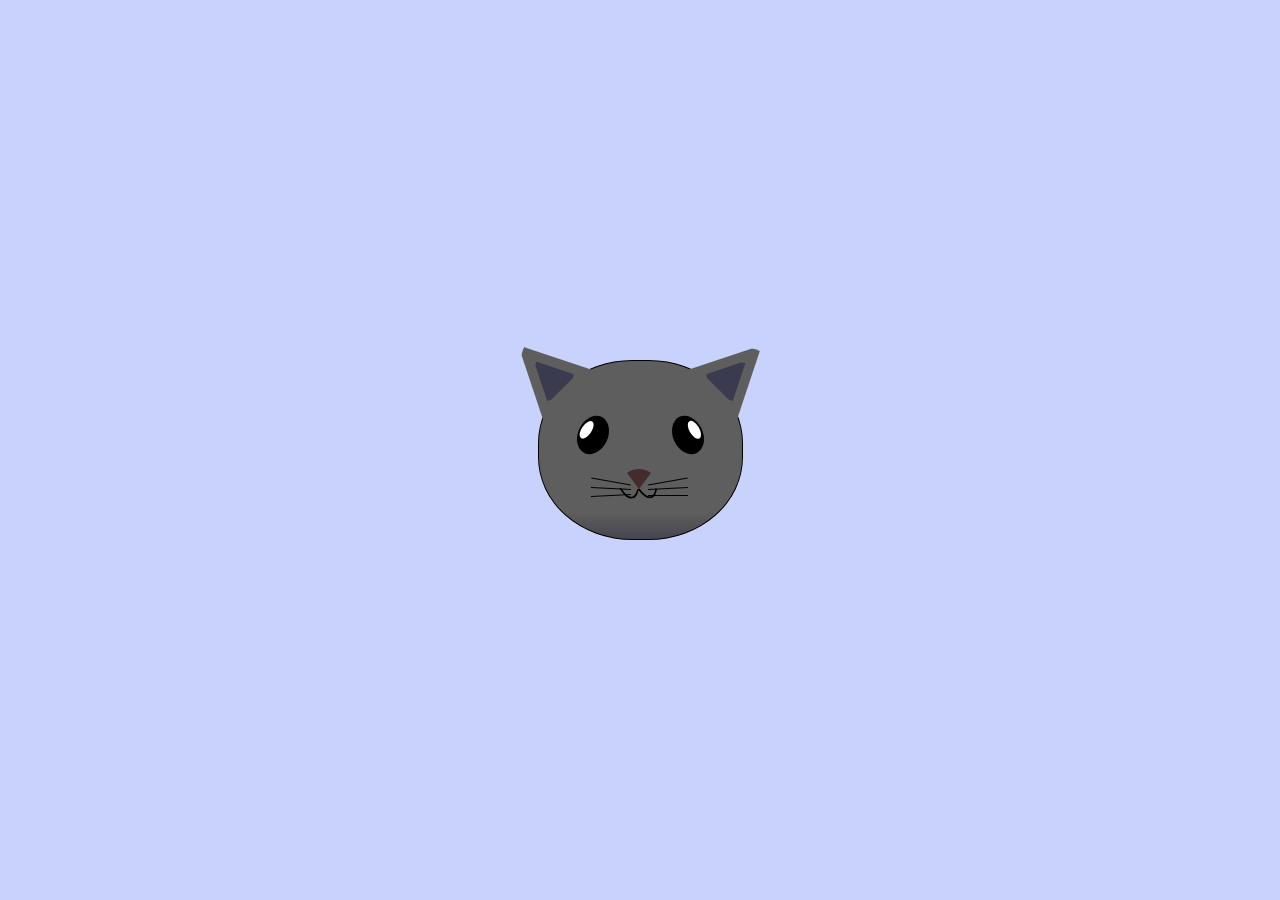
<file: Cat Face/index.html>
<!DOCTYPE html>
<html lang="en">
<head>
    <meta charset="UTF-8">
    <title>Cat Cute Face</title>
    <link rel="stylesheet" href="./styles.css">
</head>
<body>
    <main>
      <div class="cat-head">
        <div class="cat-ears">
          <div class="cat-left-ear">
            <div class="cat-left-inner-ear"></div>
          </div>
          <div class="cat-right-ear">
            <div class="cat-right-inner-ear"></div>
          </div>
        </div>

        <div class="cat-eyes">
          <div class="cat-left-eye">
            <div class="cat-left-inner-eye"></div>
          </div>
          <div class="cat-right-eye">
            <div class="cat-right-inner-eye"></div>
          </div>
        </div>
        
        <div class="cat-nose"></div>

        <div class="cat-mouth">
          <div class="cat-mouth-line-left"></div>
          <div class="cat-mouth-line-right"></div>
        </div>

        <div class="cat-whiskers">
          <div class="cat-whiskers-left">
            <div class="cat-whisker-left-top"></div>
            <div class="cat-whisker-left-middle"></div>
            <div class="cat-whisker-left-bottom"></div>
          </div>
          <div class="cat-whiskers-right">
            <div class="cat-whisker-right-top"></div>
            <div class="cat-whisker-right-middle"></div>
            <div class="cat-whisker-right-bottom"></div>
          </div>
        </div>

      </div>
    </main>
</body>
</html>
</file>
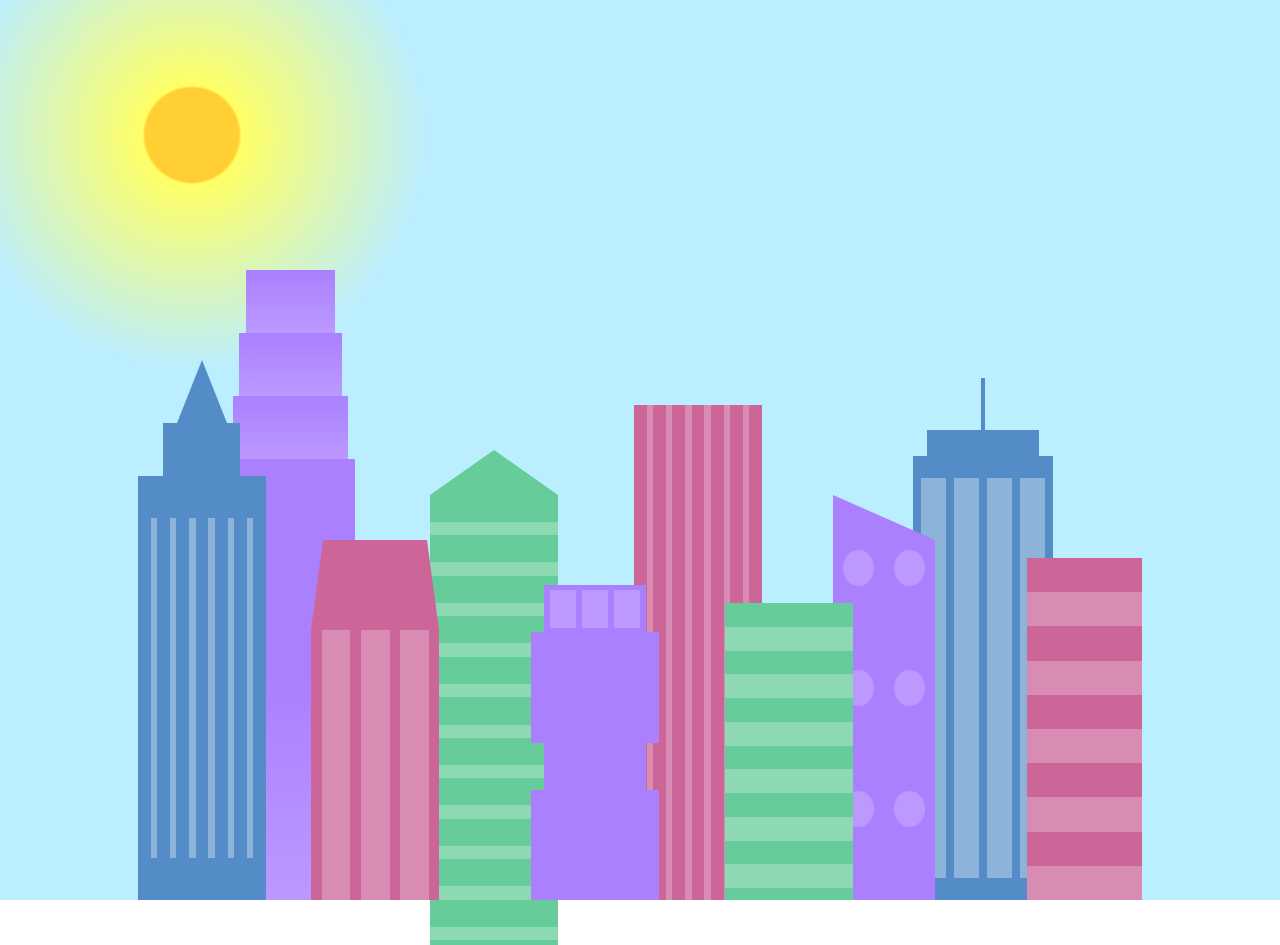
<file: City Skyline/index.html>
<!DOCTYPE html>
<html lang="en">

<head>
    <meta charset="UTF-8">
    <title>City Skyline</title>
    <link href="styles.css" rel="stylesheet" />
</head>

<body>
    <div class="background-buildings sky">
        <div></div>
        <div></div>
        <div class="bb1 building-wrap">
            <div class="bb1a bb1-window"></div>
            <div class="bb1b bb1-window"></div>
            <div class="bb1c bb1-window"></div>
            <div class="bb1d"></div>
        </div>
        <div class="bb2">
            <div class="bb2a"></div>
            <div class="bb2b"></div>
        </div>
        <div class="bb3"></div>
        <div></div>
        <div class="bb4 building-wrap">
            <div class="bb4a"></div>
            <div class="bb4b"></div>
            <div class="bb4c window-wrap">
                <div class="bb4-window"></div>
                <div class="bb4-window"></div>
                <div class="bb4-window"></div>
                <div class="bb4-window"></div>
            </div>
        </div>
        <div></div>
        <div></div>
    </div>

    <div class="foreground-buildings">
        <div></div>
        <div></div>
        <div class="fb1 building-wrap">
            <div class="fb1a"></div>
            <div class="fb1b"></div>
            <div class="fb1c"></div>
        </div>
        <div class="fb2">
            <div class="fb2a"></div>
            <div class="fb2b window-wrap">
                <div class="fb2-window"></div>
                <div class="fb2-window"></div>
                <div class="fb2-window"></div>
            </div>
        </div>
        <div></div>
        <div class="fb3 building-wrap">
            <div class="fb3a window-wrap">
                <div class="fb3-window"></div>
                <div class="fb3-window"></div>
                <div class="fb3-window"></div>
            </div>
            <div class="fb3b"></div>
            <div class="fb3a"></div>
            <div class="fb3b"></div>
        </div>
        <div class="fb4">
            <div class="fb4a"></div>
            <div class="fb4b">
                <div class="fb4-window"></div>
                <div class="fb4-window"></div>
                <div class="fb4-window"></div>
                <div class="fb4-window"></div>
                <div class="fb4-window"></div>
                <div class="fb4-window"></div>
            </div>
        </div>
        <div class="fb5"></div>
        <div class="fb6"></div>
        <div></div>
        <div></div>
    </div>
</body>

</html>
</file>
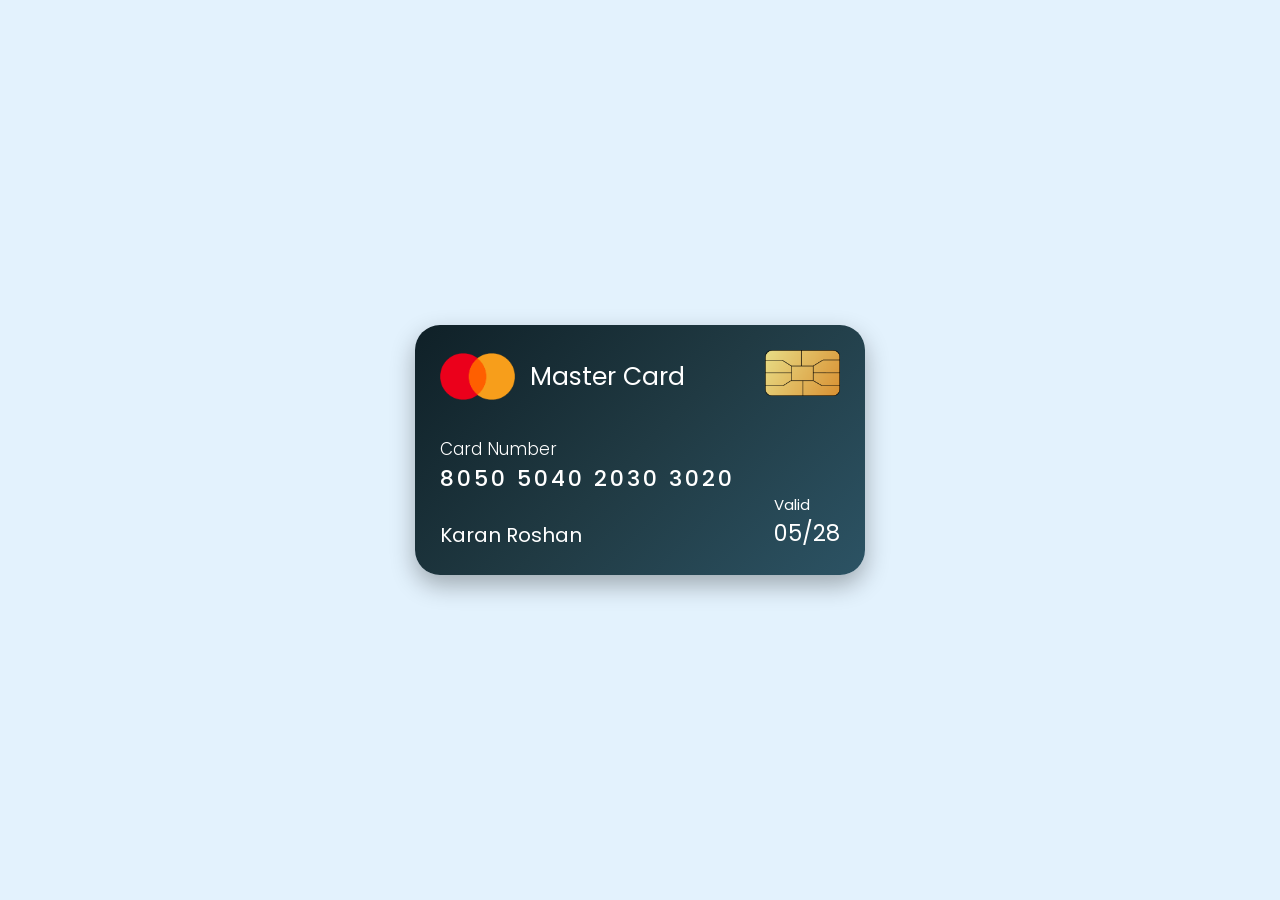
<file: Credit Card/index.html>
<!DOCTYPE html>
<html lang="en">

<head>
  <meta charset="UTF-8" />
  <meta http-equiv="X-UA-Compatible" content="IE=edge" />
  <meta name="viewport" content="width=device-width, initial-scale=1.0" />
  <title>Credit Card - Ui Design</title>
  <link rel="stylesheet" href="style.css" />
</head>

<body>
  <section class="creditCard">
    <!-- Card Header -->
    <header>
      <div class="logo">
        <img src="Images/Master Card Logo.png" alt="Master Card Logo">
        <h1>Master Card</h1>
      </div>
      <div class="chip">
        <img src="Images/Chip.png" alt="Chip">
      </div>
    </header>

    <!-- Card Details -->
    <div class="card-details">
      <div class="name-number">
        <div class="cardNumber">
          <h2>Card Number</h2>
          <h3>8050 5040 2030 3020</h3>
        </div>

        <div class="cardName">
          <p>Karan Roshan</p>
        </div>
      </div>

      <div class="valid">
        <h5>Valid</h5>
        <h4>05/28</h4>
      </div>
    </div>
  </section>
</body>

</html>
</file>
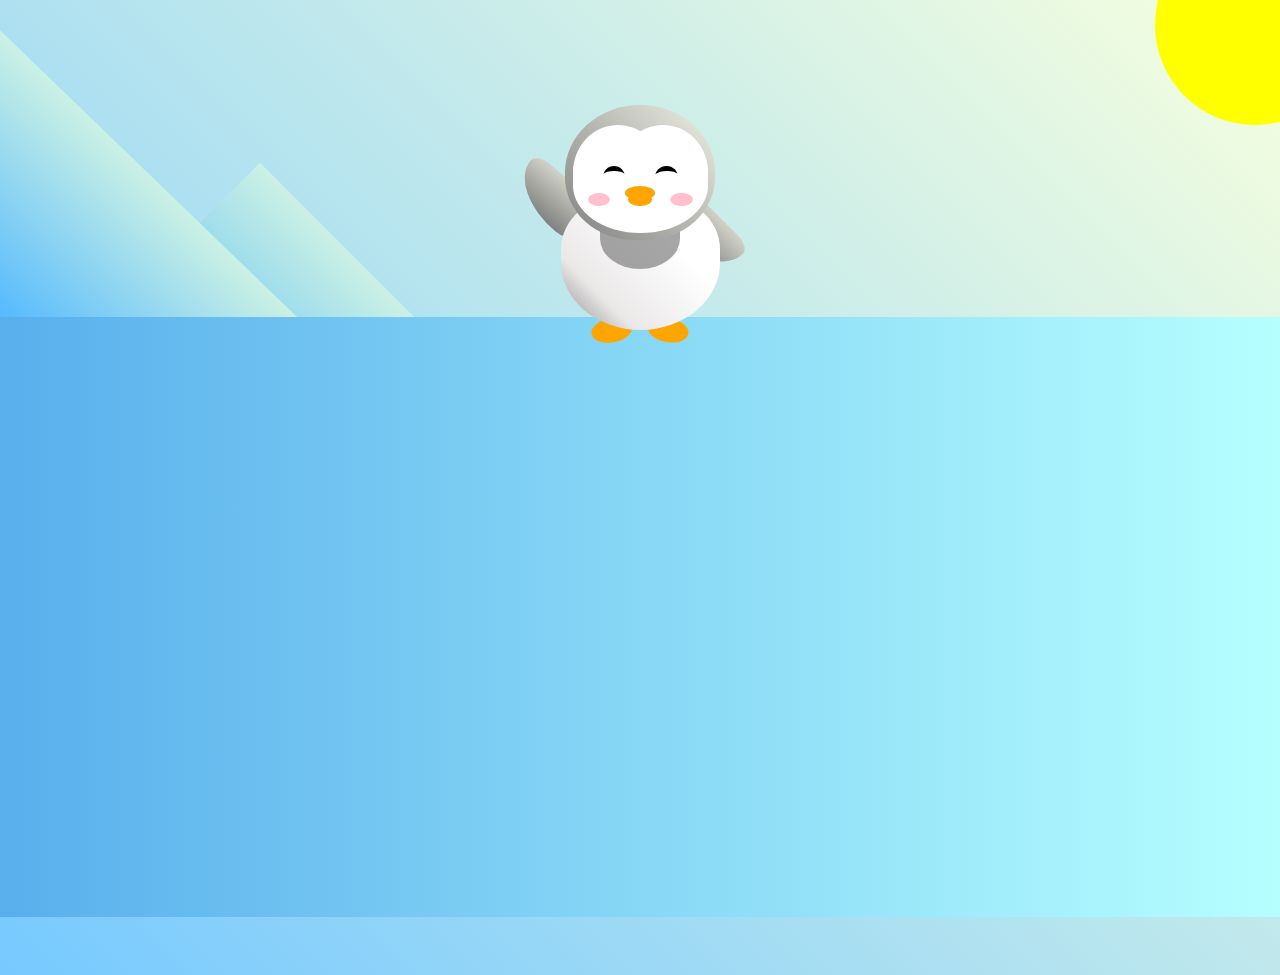
<file: Flappy Penguin/index.html>
<!DOCTYPE html>
<html lang="en">

<head>
  <meta charset="UTF-8" />
  <link rel="stylesheet" href="./styles.css" />
  <title>Penguin</title>
  <meta name="viewport" content="width=device-width, initial-scale=1.0" />
</head>

<body>
  <div class="left-mountain"></div>
  <div class="back-mountain"></div>
  <div class="sun"></div>
  <div class="penguin">
    <div class="penguin-head">
      <div class="face left"></div>
      <div class="face right"></div>
      <div class="chin"></div>
      <div class="eye left">
        <div class="eye-lid"></div>
      </div>
      <div class="eye right">
        <div class="eye-lid"></div>
      </div>
      <div class="blush left"></div>
      <div class="blush right"></div>
      <div class="beak top"></div>
      <div class="beak bottom"></div>
    </div>
    <div class="penguin-body">
      <div class="arm left"></div>
      <div class="arm right"></div>
      <div class="foot left"></div>
      <div class="foot right"></div>
    </div>
  </div>

  <div class="ground"></div>
</body>

</html>
</file>
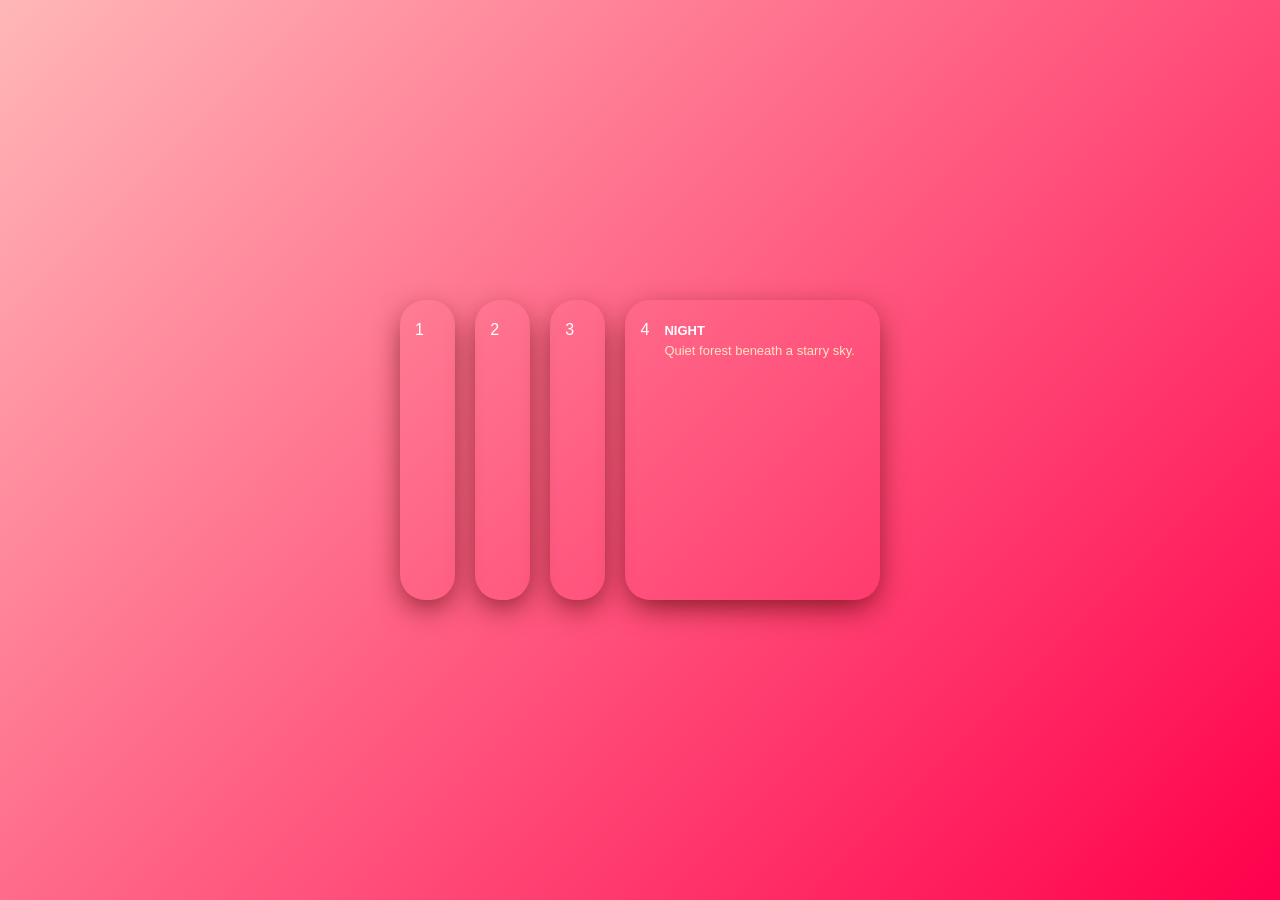
<file: Image Accordion/index.html>
<!DOCTYPE html>
<html>

<head>
    <link rel="stylesheet" href="styles.css">
    <title>Image accordion</title>
</head>

<body>
    <div class="wrapper">
        <div class="container">
            <input type="radio" name="slide" id="c1" checked>
            <label for="c1" class="card" id="one">
                <div class="row">
                    <div class="icon">1</div>
                    <div class="description">
                        <h4>Morning</h4>
                        <p>When the sun rises</p>
                    </div>
                </div>
            </label>
            <input type="radio" name="slide" id="c2" checked>
            <label for="c2" class="card" id="two">
                <div class="row">
                    <div class="icon">2</div>
                    <div class="description">
                        <h4>Afternoon</h4>
                        <p>Golden sunlight lights up the peaks.</p>
                    </div>
                </div>
            </label>
            <input type="radio" name="slide" id="c3" checked>
            <label for="c3" class="card" id="three">
                <div class="row">
                    <div class="icon">3</div>
                    <div class="description">
                        <h4>Evening</h4>
                        <p>Calm mountains under a soft evening sky.</p>
                    </div>
                </div>
            </label>
            <input type="radio" name="slide" id="c4" checked>
            <label for="c4" class="card" id="four">
                <div class="row">
                    <div class="icon">4</div>
                    <div class="description">
                        <h4>Night</h4>
                        <p>Quiet forest beneath a starry sky.</p>
                    </div>
                </div>
            </label>
        </div>
    </div>
</body>

</html>
</file>
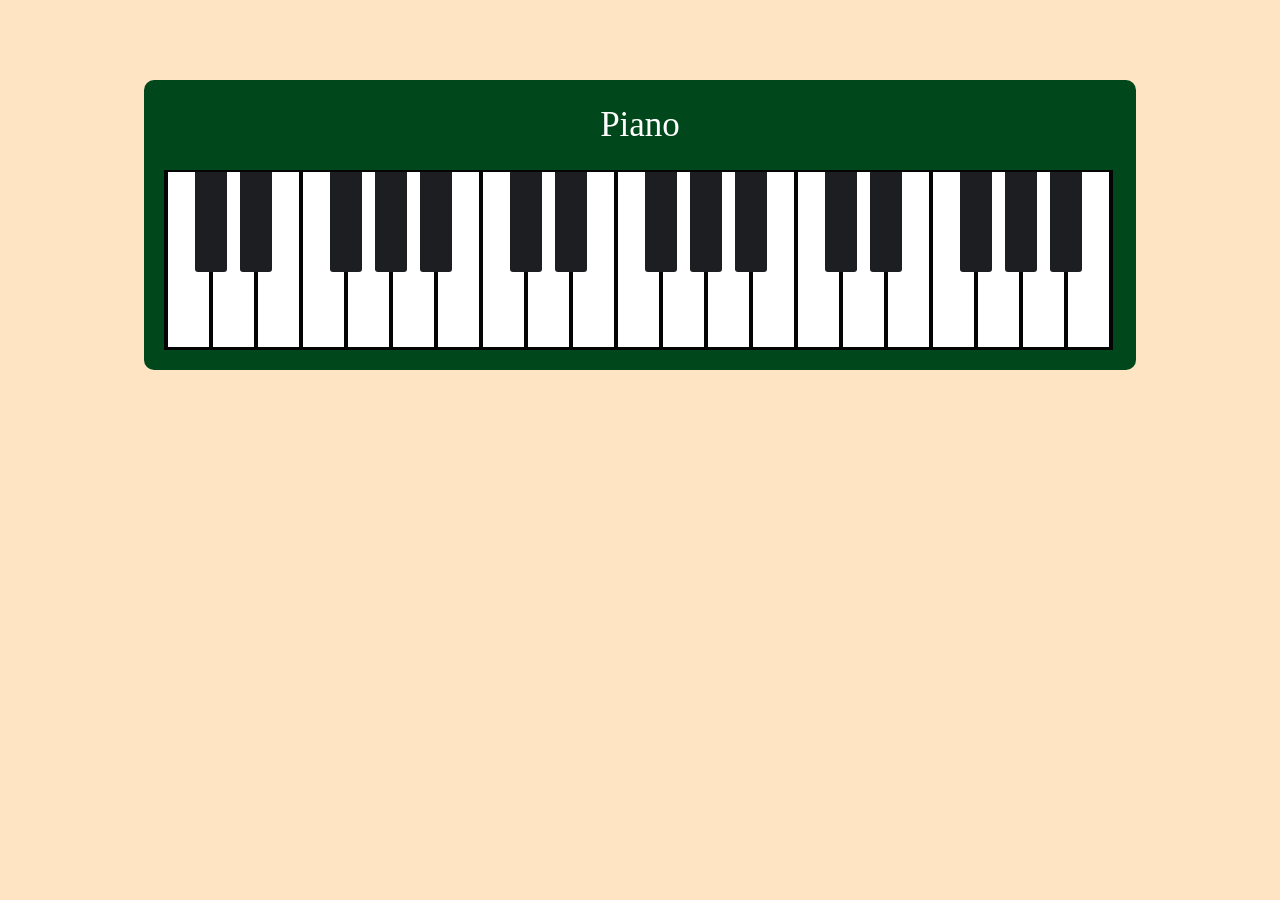
<file: Piano/index.html>
<!DOCTYPE html>
<html lang="en">

<head>
    <meta charset="UTF-8" />
    <title>Piano</title>
    <meta name="viewport" content="width=device-width, initial-scale=1.0" />
    <link rel="stylesheet" href="./styles.css">
</head>

<body>
    <div id="piano">
        <h1>Piano</h1>
        <div class="keys">
            <div class="key"></div>
            <div class="key black--key"></div>
            <div class="key black--key"></div>
            <div class="key"></div>
            <div class="key black--key"></div>
            <div class="key black--key"></div>
            <div class="key black--key"></div>

            <div class="key"></div>
            <div class="key black--key"></div>
            <div class="key black--key"></div>
            <div class="key"></div>
            <div class="key black--key"></div>
            <div class="key black--key"></div>
            <div class="key black--key"></div>

            <div class="key"></div>
            <div class="key black--key"></div>
            <div class="key black--key"></div>
            <div class="key"></div>
            <div class="key black--key"></div>
            <div class="key black--key"></div>
            <div class="key black--key"></div>
        </div>
    </div>
</body>

</html>
</file>
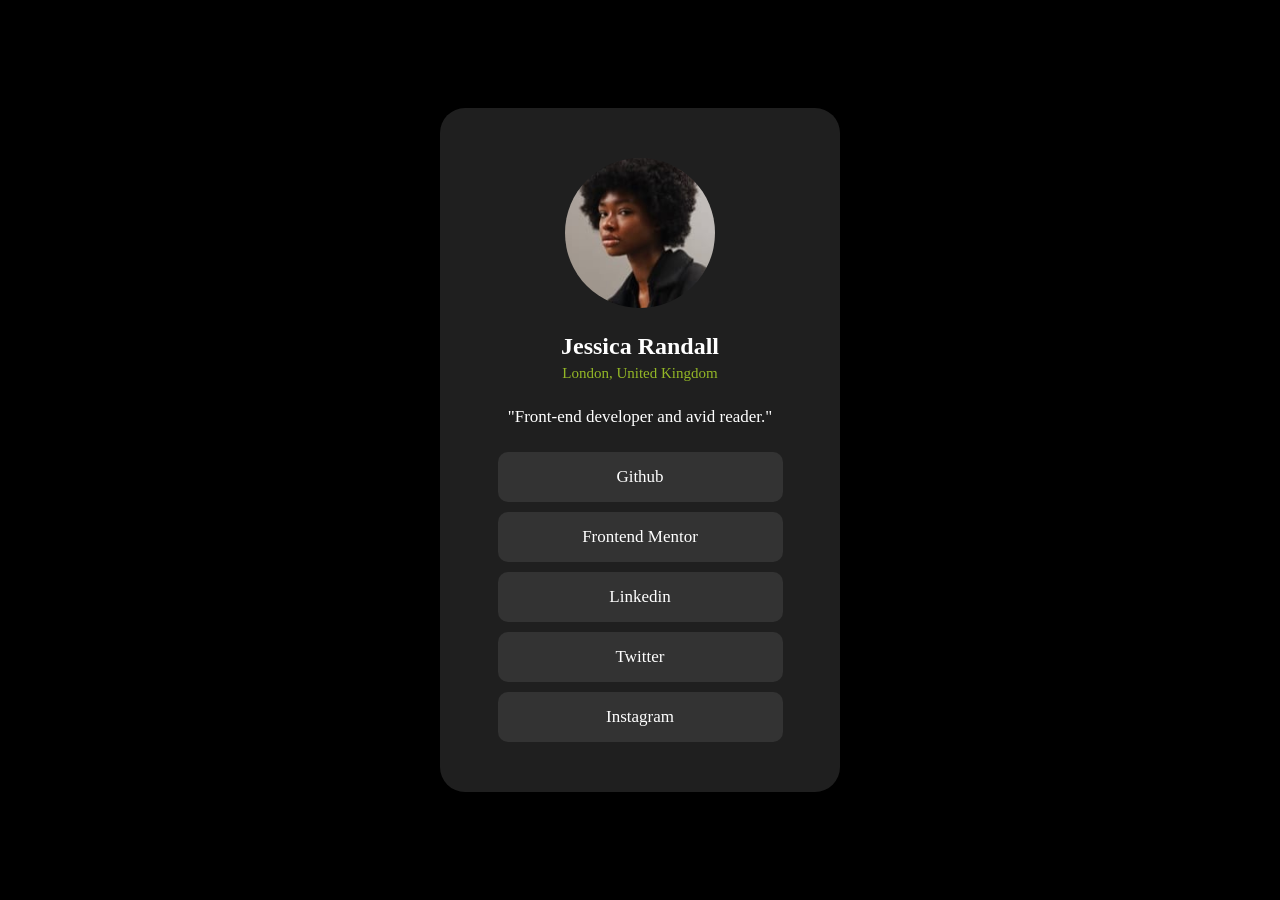
<file: Social Links Profile/index.html>
<!DOCTYPE html>
<html lang="en">

<head>
    <meta charset="UTF-8">
    <meta name="viewport" content="width=device-width, initial-scale=1.0">
    <title>Frontend Mentor | Social links profile</title>
    <link rel="stylesheet" href="style.css">
</head>

<body>
    <section class="socialProfile">
        <div class="profilePic">
            <img src="Images/Avatar Jessica.jpeg" alt="Profile photo of Jessica Randall, front-end developer">
        </div>

        <div class="info">
            <h1>Jessica Randall</h1>
            <p>London, United Kingdom</p>
        </div>

        <div class="jobRole">
            <p>"Front-end developer and avid reader."</p>
        </div>

        <div class="socialLink">
            <a href="https://github.com/" target="_blank" class="btn">Github</a>
            <a href="https://www.frontendmentor.io/" target="_blank" class="btn">Frontend Mentor</a>
            <a href="https://www.linkedin.com/" target="_blank" class="btn">Linkedin</a>
            <a href="https://x.com/" target="_blank" class="btn">Twitter</a>
            <a href="https://www.instagram.com/" target="_blank" class="btn">Instagram</a>
        </div>

    </section>
</body>

</html>
</file>
<file: Cat Face/styles.css>
* {
  box-sizing: border-box;
}

body {
  background-color: #c9d2fc;
}

.cat-head {
  position: absolute;
  right: 0;
  left: 0;
  top: 0;
  bottom: 0;
  margin: auto;
  background: linear-gradient(#5e5e5e 85%, #45454f 100%);
  width: 205px;
  height: 180px;
  border: 1px solid #000;
  border-radius: 46%;
}

.cat-left-ear {
  position: absolute;
  top: -26px;
  left: -31px;
  z-index: 1;
  border-top-left-radius: 90px;
  border-top-right-radius: 10px;
  transform: rotate(-45deg);
  border-left: 35px solid transparent;
  border-right: 35px solid transparent;
  border-bottom: 70px solid #5e5e5e;
}

.cat-right-ear {
  position: absolute;
  top: -26px;
  left: 163px;
  z-index: 1;
  transform: rotate(45deg);
  border-top-left-radius: 90px;
  border-top-right-radius: 10px;
  border-left: 35px solid transparent;
  border-right: 35px solid transparent;
  border-bottom: 70px solid #5e5e5e;
}

.cat-left-inner-ear {
  position: absolute;
  top: 22px;
  left: -20px;
  border-top-left-radius: 90px;
  border-top-right-radius: 10px;
  border-bottom-right-radius: 40%;
  border-bottom-left-radius: 40%;
  border-left: 20px solid transparent;
  border-right: 20px solid transparent;
  border-bottom: 40px solid #3b3b4f;
}

.cat-right-inner-ear {
  position: absolute;
  top: 22px;
  left: -20px;
  border-top-left-radius: 90px;
  border-top-right-radius: 10px;
  border-bottom-right-radius: 40%;
  border-bottom-left-radius: 40%;
  border-left: 20px solid transparent;
  border-right: 20px solid transparent;
  border-bottom: 40px solid #3b3b4f;
}

.cat-left-eye {
  position: absolute;
  top: 54px;
  left: 39px;
  border-radius: 60%;
  transform: rotate(25deg);
  width: 30px;
  height: 40px;
  background-color: #000;
}

.cat-right-eye {
  position: absolute;
  top: 54px;
  left: 134px;
  border-radius: 60%;
  transform: rotate(-25deg);
  width: 30px;
  height: 40px;
  background-color: #000;
}

.cat-left-inner-eye {
  position: absolute;
  top: 8px;
  left: 2px;
  width: 10px;
  height: 20px;
  transform: rotate(10deg);
  background-color: #fff;
  border-radius: 60%;
}

.cat-right-inner-eye {
  position: absolute;
  top: 8px;
  left: 18px;
  transform: rotate(-5deg);
  width: 10px;
  height: 20px;
  background-color: #fff;
  border-radius: 60%;
}

.cat-nose {
  position: absolute;
  top: 108px;
  left: 85px;
  border-top-left-radius: 50%;
  border-bottom-right-radius: 50%;
  border-bottom-left-radius: 50%;
  transform: rotate(180deg);
  border-left: 15px solid transparent;
  border-right: 15px solid transparent;
  border-bottom: 20px solid #442c2c;
}

.cat-mouth div {
  width: 30px;
  height: 50px;
  border: 2px solid #000;
  border-radius: 190%/190px 150px 0 0;
  border-color: black transparent transparent transparent;
}

.cat-mouth-line-left {
  position: absolute;
  top: 88px;
  left: 74px;
  transform: rotate(170deg);
}

.cat-mouth-line-right {
  position: absolute;
  top: 88px;
  left: 91px;
  transform: rotate(165deg);
}

.cat-whiskers-left div {
  width: 40px;
  height: 1px;
  background-color: #000;
}

.cat-whiskers-right div {
  width: 40px;
  height: 1px;
  background-color: #000;
}

.cat-whisker-left-top {
  position: absolute;
  top: 120px;
  left: 52px;
  transform: rotate(10deg);
}

.cat-whisker-left-middle {
  position: absolute;
  top: 127px;
  left: 52px;
  transform: rotate(3deg);
}

.cat-whisker-left-bottom {
  position: absolute;
  top: 134px;
  left: 52px;
  transform: rotate(-3deg);
}

.cat-whisker-right-top {
  position: absolute;
  top: 120px;
  left: 109px;
  transform: rotate(-10deg);
}

.cat-whisker-right-middle {
  position: absolute;
  top: 127px;
  left: 109px;
  transform: rotate(-3deg);
}

.cat-whisker-right-bottom {
  position: absolute;
  top: 134px;
  left: 109px;
  
}
</file>
<file: City Skyline/styles.css>
:root {
  --building-color1: #aa80ff;
  --building-color2: #66cc99;
  --building-color3: #cc6699;
  --building-color4: #538cc6;
  --window-color1: #bb99ff;
  --window-color2: #8cd9b3;
  --window-color3: #d98cb3;
  --window-color4: #8cb3d9;
}

* {
  box-sizing: border-box;
}

body {
  height: 100vh;
  margin: 0;
  overflow: hidden;
}

.background-buildings, .foreground-buildings {
  width: 100%;
  height: 100%;
  display: flex;
  align-items: flex-end;
  justify-content: space-evenly;
  position: absolute;
  top: 0;
}

.building-wrap {
  display: flex;
  flex-direction: column;
  align-items: center;
}

.window-wrap {
  display: flex;
  align-items: center;
  justify-content: space-evenly;
}

.sky {
  background: radial-gradient(
      closest-corner circle at 15% 15%,
      #ffcf33,
      #ffcf33 20%,
      #ffff66 21%,
      #bbeeff 100%
    );
}

/* BACKGROUND BUILDINGS - "bb" stands for "background building" */
.bb1 {
  width: 10%;
  height: 70%;
}

.bb1a {
  width: 70%;
}
  
.bb1b {
  width: 80%;
}
  
.bb1c {
  width: 90%;
}

.bb1d {
  width: 100%;
  height: 70%;
  background: linear-gradient(
      var(--building-color1) 50%,
      var(--window-color1)
    );
}

.bb1-window {
  height: 10%;
  background: linear-gradient(
      var(--building-color1),
      var(--window-color1)
    );
}

.bb2 {
  width: 10%;
  height: 50%;
}

.bb2a {
  border-bottom: 5vh solid var(--building-color2);
  border-left: 5vw solid transparent;
  border-right: 5vw solid transparent;
}

.bb2b {
  width: 100%;
  height: 100%;
  background: repeating-linear-gradient(
      var(--building-color2),
      var(--building-color2) 6%,
      var(--window-color2) 6%,
      var(--window-color2) 9%
    );
}

.bb3 {
  width: 10%;
  height: 55%;
  background: repeating-linear-gradient(
  90deg,
  var(--building-color3) 0%,
  var(--building-color3) 10%,
  var(--window-color3) 10%,
  var(--window-color3) 15%
);
}

.bb4 {
  width: 11%;
  height: 58%;
}

.bb4a {
  width: 3%;
  height: 10%;
  background-color: var(--building-color4);
}

.bb4b {
  width: 80%;
  height: 5%;
  background-color: var(--building-color4);
}
  
.bb4c {
  width: 100%;
  height: 85%;
  background-color: var(--building-color4);
}

.bb4-window {
  width: 18%;
  height: 90%;
  background-color: var(--window-color4);
}

/* FOREGROUND BUILDINGS - "fb" stands for "foreground building" */
.fb1 {
  width: 10%;
  height: 60%;
}

.fb1a {
  border-bottom: 7vh solid var(--building-color4);
  border-left: 2vw solid transparent;
  border-right: 2vw solid transparent;
}

.fb1b {
  width: 60%;
  height: 10%;
  background-color: var(--building-color4);
}
  
.fb1c {
  width: 100%;
  height: 80%;
  background: repeating-linear-gradient(
      90deg,
      var(--building-color4),
      var(--building-color4) 10%,
      transparent 10%,
      transparent 15%
    ),
    repeating-linear-gradient(
      var(--building-color4),
      var(--building-color4) 10%,
      var(--window-color4) 10%,
      var(--window-color4) 90%
    );
}

.fb2 {
  width: 10%;
  height: 40%;
}

.fb2a {
  width: 100%;
  border-bottom: 10vh solid var(--building-color3);
  border-left: 1vw solid transparent;
  border-right: 1vw solid transparent;
}

.fb2b {
  width: 100%;
  height: 75%;
  background-color: var(--building-color3);
}

.fb2-window {
  width: 22%;
  height: 100%;
  background-color: var(--window-color3);
}

.fb3 {
  width: 10%;
  height: 35%;
}
  
.fb3a {
  width: 80%;
  height: 15%;
  background-color: var(--building-color1);
}
  
.fb3b {
  width: 100%;
  height: 35%;
  background-color: var(--building-color1);
}

.fb3-window {
  width: 25%;
  height: 80%;
  background-color: var(--window-color1);
}

.fb4 {
  width: 8%;
  height: 45%;
  position: relative;
  left: 10%;
}

.fb4a {
  border-top: 5vh solid transparent;
  border-left: 8vw solid var(--building-color1);
}

.fb4b {
  width: 100%;
  height: 89%;
  background-color: var(--building-color1);
  display: flex;
  flex-wrap: wrap;
}

.fb4-window {
  width: 30%;
  height: 10%;
  border-radius: 50%;
  background-color: var(--window-color1);
  margin: 10%;
}

.fb5 {
  width: 10%;
  height: 33%;
  position: relative;
  right: 10%;
  background: 
    repeating-linear-gradient(
      var(--building-color2) 0%,
      var(--building-color2) 8%,
      var(--window-color2) 8%,
      var(--window-color2) 16%
    ),
    repeating-linear-gradient(
      90deg,
      var(--building-color2) 0%,
      var(--building-color2) 15%,
      var(--window-color2) 15%,
      var(--window-color2) 30%
    );
}

.fb6 {
  width: 9%;
  height: 38%;
  background:
    repeating-linear-gradient(
      var(--building-color3) 0%,
      var(--building-color3) 10%,
      var(--window-color3) 10%,
      var(--window-color3) 20%
    ),
    repeating-linear-gradient(
      90deg,
      var(--building-color3) 0%,
      var(--building-color3) 12%,
      var(--window-color3) 12%,
      var(--window-color3) 24%
    );
}

@media (max-width: 1000px) {
  :root {
    --building-color1: #000;
    --building-color2: #000;
    --building-color3: #000;
    --building-color4: #000;
    --window-color1: #777;
    --window-color2: #777;
    --window-color3: #777;
    --window-color4: #777;
  }
  .sky {
    background: radial-gradient(
        closest-corner circle at 15% 15%,
        #ccc,
        #ccc 20%,
        #445 21%,
        #223 100%
      );
  }
}
</file>
<file: Credit Card/style.css>
/* Import Google Font - Poppins */
@import url("https://fonts.googleapis.com/css2?family=Poppins:wght@300;400;500;600&display=swap");

* {
  margin: 0;
  padding: 0;
  box-sizing: border-box;
  font-family: "Poppins", sans-serif;
}

body {
  background-color:  #e3f2fd;;
  color: white;
  width: 100vw;
  min-height: 100vh;
  display: flex;
  justify-content: center;
  align-items: center;
}

.creditCard {
  background: linear-gradient(135deg, #0f2027, #203a43, #2c5364);
  max-width: 450px;
  width: 100%;
  height: 250px;
  border-radius: 25px;
  display: flex;
  flex-direction: column;
  justify-content: space-between;
  box-shadow: 0 10px 25px rgba(0, 0, 0, 0.3);
}

header {
  display: flex;
  flex-direction: row;
  align-items: center;
  justify-content: space-between;
  padding: 25px;
}

/* Logo */
.logo {
  display: flex;
  flex-direction: row;
  align-items: center;
  justify-content: center;
  gap: 15px;
}

.logo img{
  width: 75px;
  height: auto;
}

.logo h1 {
  font-size: 25px;
  font-weight: 400;
}

.chip img{
  width: 75px;
  height: auto;
}

/* Card Details */
.card-details {
  display: flex;
  flex-direction: row;
  justify-content: space-between;
  align-items: center;
  padding: 0 25px 25px 25px;
  position: relative;
}

.name-number {
  display: flex;
  flex-direction: column;
  justify-content: space-between;
  gap: 25px;
}

.cardNumber h2 {
  font-size: 17px;
  font-weight: 300;
}

.cardNumber h3 {
  font-size: 22px;
  letter-spacing: 3px;
  font-weight: 500;
}

.cardName p {
  font-size: 20px;
  font-weight: 400;
}

/* Valid */
.valid {
  position: absolute;
  right: 25px;
  bottom: 25px;
  text-align: left;
}

.valid h5 {
  font-size: 15px;
  font-weight: 400;
}

.valid h4{
  font-size: 22.5px;
  font-weight: 400;
}
</file>
<file: Flappy Penguin/styles.css>
:root {
  --penguin-face: white;
  --penguin-picorna: orange;
  --penguin-skin: gray;
}

body {
  background: linear-gradient(45deg, rgb(118, 201, 255), rgb(247, 255, 222));
  margin: 0;
  padding: 0;
  width: 100%;
  height: 100vh;
  overflow: hidden;
}

.left-mountain {
  width: 300px;
  height: 300px;
  background: linear-gradient(rgb(203, 241, 228), rgb(80, 183, 255));
  position: absolute;
  transform: skew(0deg, 44deg);
  z-index: 2;
  margin-top: 100px;
}

.back-mountain {
  width: 300px;
  height: 300px;
  background: linear-gradient(rgb(203, 241, 228), rgb(47, 170, 255));
  position: absolute;
  z-index: 1;
  transform: rotate(45deg);
  left: 110px;
  top: 225px;
}

.sun {
  width: 200px;
  height: 200px;
  background-color: yellow;
  position: absolute;
  border-radius: 50%;
  top: -75px;
  right: -75px;
}

.penguin {
  width: 300px;
  height: 300px;
  margin: auto;
  margin-top: 75px;
  z-index: 4;
  position: relative;
  transition: transform 1s ease-in-out 0ms;
}

.penguin * {
  position: absolute;
}

.penguin:active {
  transform: scale(1.5);
  cursor: not-allowed;
}

.penguin-head {
  width: 50%;
  height: 45%;
  background: linear-gradient(
    45deg,
    var(--penguin-skin),
    rgb(239, 240, 228)
  );
  border-radius: 70% 70% 65% 65%;
  top: 10%;
  left: 25%;
  z-index: 1;
}

.face {
  width: 60%;
  height: 70%;
  background-color: var(--penguin-face);
  border-radius: 70% 70% 60% 60%;
  top: 15%;
}

.face.left {
  left: 5%;
}

.face.right {
  right: 5%;
}

.chin {
  width: 90%;
  height: 70%;
  background-color: var(--penguin-face);
  top: 25%;
  left: 5%;
  border-radius: 70% 70% 100% 100%;
}

.eye {
  width: 15%;
  height: 17%;
  background-color: black;
  top: 45%;
  border-radius: 50%;
}

.eye.left {
  left: 25%;
}

.eye.right {
  right: 25%;
}

.eye-lid {
  width: 150%;
  height: 100%;
  background-color: var(--penguin-face);
  top: 25%;
  left: -23%;
  border-radius: 50%;
}

.blush {
  width: 15%;
  height: 10%;
  background-color: pink;
  top: 65%;
  border-radius: 50%;
}

.blush.left {
  left: 15%;
}

.blush.right {
  right: 15%;
}

.beak {
  height: 10%;
  background-color: var(--penguin-picorna);
  border-radius: 50%;
}

.beak.top {
  width: 20%;
  top: 60%;
  left: 40%;
}

.beak.bottom {
  width: 16%;
  top: 65%;
  left: 42%;
}

.penguin-body {
  width: 53%;
  height: 45%;
  background: linear-gradient(
    45deg,
    rgb(134, 133, 133) 0%,
    rgb(234, 231, 231) 25%,
    white 67%
  );
  border-radius: 80% 80% 100% 100%;
  top: 40%;
  left: 23.5%;
}

.penguin-body::before {
  content: "";
  position: absolute;
  width: 50%;
  height: 45%;
  background-color: var(--penguin-skin);
  top: 10%;
  left: 25%;
  border-radius: 0% 0% 100% 100%;
  opacity: 70%;
}

.arm {
  width: 30%;
  height: 60%;
  background: linear-gradient(
    90deg,
    var(--penguin-skin),
    rgb(209, 210, 199)
  );
  border-radius: 30% 30% 30% 120%;
  z-index: -1;
}

.arm.left {
  top: 35%;
  left: 5%;
  transform-origin: top left; 
  transform: rotate(130deg) scaleX(-1);
  animation: 3s linear infinite wave;
}

.arm.right {
  top: 0%;
  right: -5%;
  transform: rotate(-45deg);
}

@keyframes wave {
  10% {
    transform: rotate(110deg) scaleX(-1);
  }
  20% {
    transform: rotate(130deg) scaleX(-1);
  }
  30% {
    transform: rotate(110deg) scaleX(-1);
  }
  40% {
    transform: rotate(130deg) scaleX(-1);
  }
}

.foot {
  width:  15%;
  height: 30%;
  background-color: var(--penguin-picorna);
  top: 85%;
  border-radius: 50%;
  z-index: -1;
}

.foot.left {
  left: 25%;
  transform: rotate(80deg);
}

.foot.right {
  right: 25%;
  transform: rotate(-80deg);
}

.ground {
  width: 100vw;
  height: calc(100vh - 300px);
  background: linear-gradient(90deg, rgb(88, 175, 236), rgb(182, 255, 255));
  z-index: 3;
  position: absolute;
  margin-top: -58px;
}
</file>
<file: Image Accordion/styles.css>
* {
    margin: 0;
    padding: 0;
    box-sizing: border-box;
    font-family:Verdana, Geneva, Tahoma, sans-serif;
}

body {
    background: linear-gradient(135deg, rgb(255, 183, 183), rgb(255, 0, 76));
}

.wrapper {
width: 100%;
    height: 100vh;
    display: flex;
    align-items: center;
    justify-content: center;
}

.container {
    width: 500px;
    height: 300px;
    display: flex;
    justify-content: start;
    flex-wrap: nowrap;
}

.card {
    width: 130px;
    background-size: cover;
    cursor: pointer;
    overflow: hidden;
    border-radius: 25px;
    margin: 0 10px;
    transition: .6s cubic-bezier(.28,-0.03,0,.99); box-shadow: 0px 10px 30px -5px rgba(82, 9, 9, 0.8);
}

.row {
    color: white;
    display: flex;
    flex-wrap: nowrap;
}

.icon {
    height: 30px;
    display: flex;
    justify-content: center;
    align-items: center;
    margin: 15px;
}

.description {
    display: flex;
    justify-content: center;
    flex-direction: column;
    overflow: hidden;
    height: 80px;
    font-size: 13px;
    opacity: 0;
}

p {
    color: bisque;
    padding-top: 5px;
}

h4 {
    text-transform: uppercase;
}

input {
    display: none;
}

input:checked + label {
    width: 600px;
}

input:checked + label .description {
    opacity: 1 !important;
    transform: translateY(0) !important;
}

#one {
    background-image: url("https://images.hdqwalls.com/download/sunrise-landscape-minimalism-5k-ex-1920x1080.jpg");
}

#two {
    background-image: url("https://images.hdqwalls.com/download/firewatch-forest-mountains-minimalism-4k-hb-2880x1800.jpg");
}

#three {
    background-image: url("https://rare-gallery.com/mocahbig/391766-mountain-minimalist-scenery-digital-art-4k-pc.jpg");
}

#four {
    background-image: url("https://www.hdwallpapers.in/download/artistic_landscape_mountains_trees_sunset_purple_sky_background_minimalist_hd_minimalism-1280x720.jpg");
}
</file>
<file: Piano/styles.css>
html {
  box-sizing: border-box;
}

*, *::before, *::after {
  box-sizing: inherit;
}

body {
    background-color: bisque;
}

#piano {
  background-color: #00471b;
  width: 992px;
  height: 290px;
  margin: 80px auto;
  padding: 90px 20px 0 20px;
  position: relative;
  border-radius: 10px;
  
}

.keys {
  background-color: #040404;
  width: 949px;
  height: 180px;
  padding-left: 2px;
  overflow: hidden;
}

.key {
  background-color: #ffffff;
  position: relative;
  width: 41px;
  height: 175px;
  margin: 2px;
  float: left;
  
}

.key:hover {
  box-shadow: 0 0 15px rgba(0,0,0,0.6);
}

.key.black--key::after {
  background-color: #1d1e22;
  content: "";
  position: absolute;
  left: -18px;
  width: 32px;
  height: 100px;
  border-radius: 0 0 3px 3px;
}

h1 {
  position: absolute;
  top: 2px;
  font-size: 35px;
  left: 50%;
  color: white;
  transform: translateX(-50%);
  font-family: 'Times New Roman', Times, serif;
  font-weight: 400;
  font-style: normal;
  text-align: center;
}

@media (max-width: 768px) {
  #piano {
    width: 358px;
  }

  .keys {
    width: 318px;
  }

    h1 {
    width: 150px;
  }
}

@media (max-width: 1199px) and (min-width: 769px) {
   #piano {
    width: 675px;
   }

   .keys {
    width: 633px;
   }
}
</file>
<file: Social Links Profile/style.css>
* {
  padding: 0;
  margin: 0;
  box-sizing: border-box;
  font-family: "Times New Roman", Times, serif;
}

body {
  background-color: black;
  color: white;
  width: 100vw;
  height: 100vh;
  display: flex;
  justify-content: center;
  align-items: center;
}

.socialProfile {
  background-color: hsl(0, 0%, 12%);
  width: 400px;
  height: auto;
  display: flex;
  flex-direction: column;
  justify-content: center;
  align-items: center;
  padding: 50px 10px;
  gap: 25px;
  border-radius: 25px;
}

/* Profile */
.profilePic {
  width: 150px;
  height: 150px;
  /* border: 2px solid red; */
}

.profilePic img {
  width: 100%;
  height: 100%;
  border-radius: 100%;
}

/* Person Information */
.info {
  text-align: center;
}

.info p {
  font-size: 15px;
  margin-top: 5px;
  opacity: 0.7;
  color: hsl(75, 94%, 57%);
}

/* Job Role */
.jobRole p {
  font-size: 17px;
}

/* Social Media */
.socialLink {
  display: flex;
  flex-direction: column;
  gap: 10px;
  width: 75%;
}

.btn {
  width: 100%;
  height: auto;
  background-color: hsl(0, 0%, 20%);
  padding: 15px;
  text-align: center;
  border-radius: 10px;
  color: white;
  border: none;
  font-size: 17px;
  text-decoration: none;
  transition: background-color 0.3s, color 0.3s;
}

.btn:hover {
  background-color: hsl(75, 94%, 57%);
  color: black;
  transform: translateY(-3px);
  transition: 0.3s ease;
}
</file>
